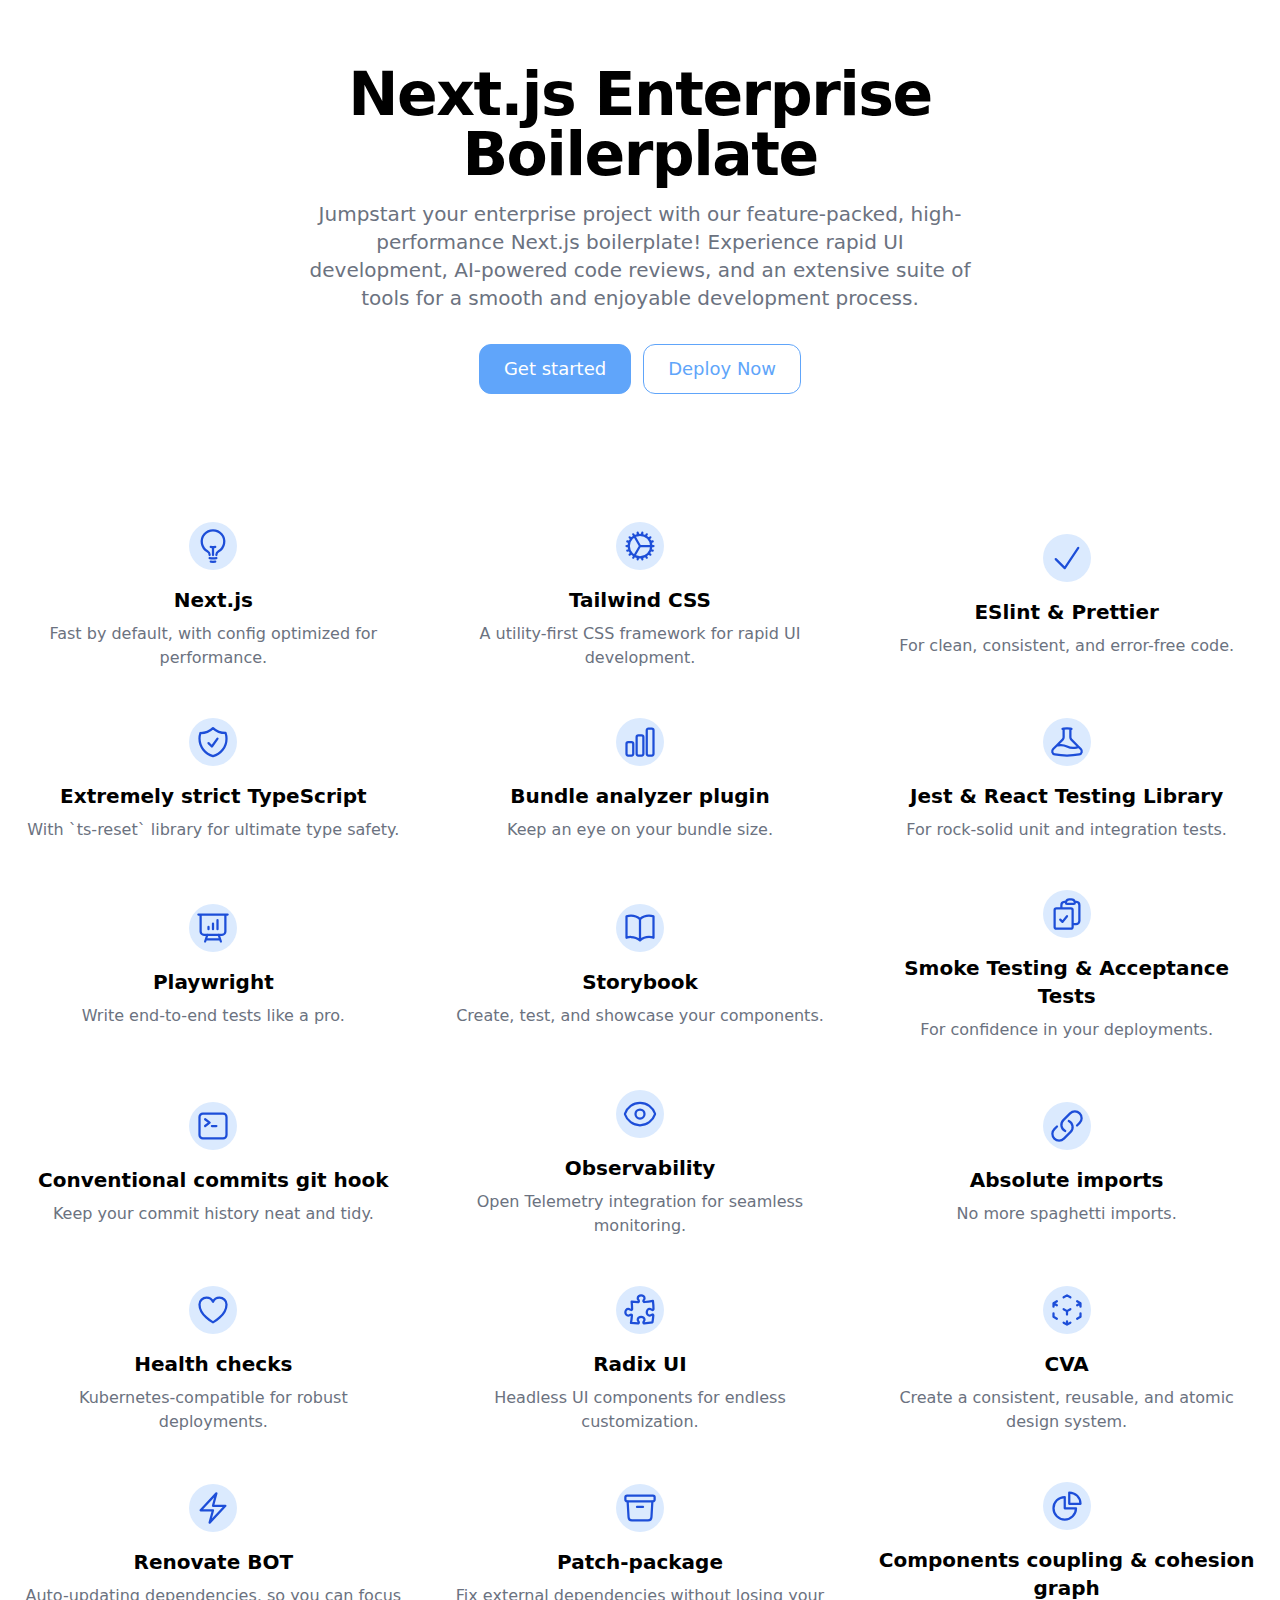
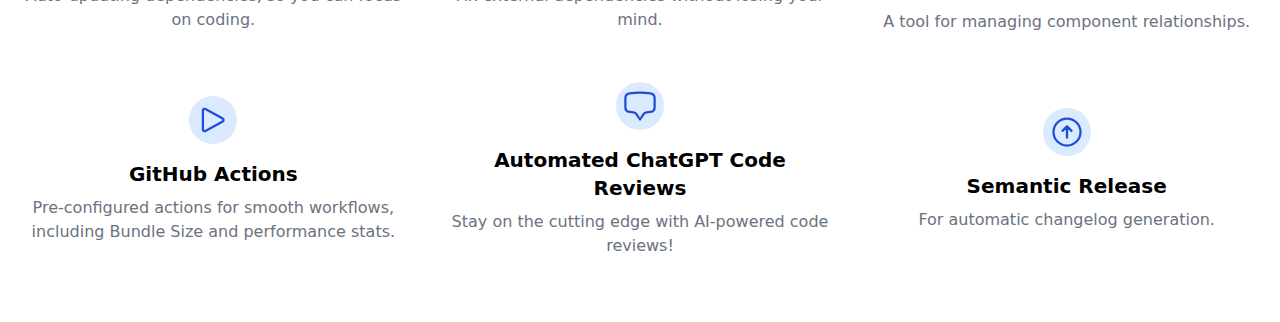
<file: index.html>
<!DOCTYPE html><html lang="en"><head><meta charSet="utf-8"/><meta name="viewport" content="width=device-width, initial-scale=1"/><link rel="stylesheet" href="./_next/static/css/78de2204a8b61865.css" data-precedence="next"/><link rel="preload" as="script" fetchPriority="low" href="./_next/static/chunks/webpack-ee3956fad97a42b1.js"/><script src="./_next/static/chunks/fd9d1056-2821b0f0cabcd8bd.js" async=""></script><script src="./_next/static/chunks/23-9cefcdc0615b541e.js" async=""></script><script src="./_next/static/chunks/main-app-a3913b9ed678d775.js" async=""></script><title>Next.js Enterprise Boilerplate</title><meta property="og:title" content="Next.js Enterprise Boilerplate"/><meta property="og:url" content="https://next-enterprise.vercel.app/"/><meta property="og:image:width" content="1200"/><meta property="og:image:height" content="630"/><meta property="og:image" content="https://raw.githubusercontent.com/Blazity/next-enterprise/main/.github/assets/project-logo.png"/><meta name="twitter:card" content="summary_large_image"/><meta name="twitter:title" content="Next.js Enterprise Boilerplate"/><meta name="twitter:image:width" content="1200"/><meta name="twitter:image:height" content="630"/><meta name="twitter:image" content="https://raw.githubusercontent.com/Blazity/next-enterprise/main/.github/assets/project-logo.png"/><script src="./_next/static/chunks/polyfills-78c92fac7aa8fdd8.js" noModule=""></script></head><body><section class="bg-white dark:bg-gray-900"><div class="mx-auto grid max-w-screen-xl px-4 py-8 text-center lg:py-16"><div class="mx-auto place-self-center"><h1 class="mb-4 max-w-2xl text-4xl font-extrabold leading-none tracking-tight dark:text-white md:text-5xl xl:text-6xl">Next.js Enterprise Boilerplate</h1><p class="mb-6 max-w-2xl font-light text-gray-500 dark:text-gray-400 md:text-lg lg:mb-8 lg:text-xl">Jumpstart your enterprise project with our feature-packed, high-performance Next.js boilerplate! Experience rapid UI development, AI-powered code reviews, and an extensive suite of tools for a smooth and enjoyable development process.</p><a class="justify-center inline-flex items-center rounded-xl text-center border border-blue-400 transition-colors delay-50 bg-blue-400 text-white hover:enabled:bg-blue-700 min-w-32 h-full min-h-12 text-lg py-2.5 px-6 mr-3" href="https://github.com/Blazity/next-enterprise">Get started</a><a class="justify-center inline-flex items-center rounded-xl text-center border border-blue-400 transition-colors delay-50 bg-transparent text-blue-400 hover:enabled:bg-blue-400 hover:enabled:text-white min-w-32 h-full min-h-12 text-lg py-2.5 px-6" href="https://vercel.com/new/git/external?repository-url=https://github.com/Blazity/next-enterprise">Deploy Now</a></div></div></section><section class="bg-white dark:bg-gray-900"><div class="mx-auto max-w-screen-xl px-4 py-8 sm:py-16 lg:px-6"><div class="justify-center space-y-8 md:grid md:grid-cols-2 md:gap-12 md:space-y-0 lg:grid-cols-3"><div class="flex flex-col items-center justify-center text-center"><div class="mb-4 flex h-10 w-10 items-center justify-center rounded-full bg-primary-100 p-1.5 text-blue-700 dark:bg-primary-900 lg:h-12 lg:w-12"><svg xmlns="http://www.w3.org/2000/svg" fill="none" viewBox="0 0 24 24" stroke-width="1.5" stroke="currentColor" class="h-6 w-6"><path stroke-linecap="round" stroke-linejoin="round" d="M12 18v-5.25m0 0a6.01 6.01 0 001.5-.189m-1.5.189a6.01 6.01 0 01-1.5-.189m3.75 7.478a12.06 12.06 0 01-4.5 0m3.75 2.383a14.406 14.406 0 01-3 0M14.25 18v-.192c0-.983.658-1.823 1.508-2.316a7.5 7.5 0 10-7.517 0c.85.493 1.509 1.333 1.509 2.316V18"></path></svg></div><h3 class="mb-2 text-xl font-bold dark:text-white">Next.js</h3><p class="text-gray-500 dark:text-gray-400">Fast by default, with config optimized for performance.</p></div><div class="flex flex-col items-center justify-center text-center"><div class="mb-4 flex h-10 w-10 items-center justify-center rounded-full bg-primary-100 p-1.5 text-blue-700 dark:bg-primary-900 lg:h-12 lg:w-12"><svg xmlns="http://www.w3.org/2000/svg" fill="none" viewBox="0 0 24 24" stroke-width="1.5" stroke="currentColor" class="h-6 w-6"><path stroke-linecap="round" stroke-linejoin="round" d="M4.5 12a7.5 7.5 0 0015 0m-15 0a7.5 7.5 0 1115 0m-15 0H3m16.5 0H21m-1.5 0H12m-8.457 3.077l1.41-.513m14.095-5.13l1.41-.513M5.106 17.785l1.15-.964m11.49-9.642l1.149-.964M7.501 19.795l.75-1.3m7.5-12.99l.75-1.3m-6.063 16.658l.26-1.477m2.605-14.772l.26-1.477m0 17.726l-.26-1.477M10.698 4.614l-.26-1.477M16.5 19.794l-.75-1.299M7.5 4.205L12 12m6.894 5.785l-1.149-.964M6.256 7.178l-1.15-.964m15.352 8.864l-1.41-.513M4.954 9.435l-1.41-.514M12.002 12l-3.75 6.495"></path></svg></div><h3 class="mb-2 text-xl font-bold dark:text-white">Tailwind CSS</h3><p class="text-gray-500 dark:text-gray-400">A utility-first CSS framework for rapid UI development.</p></div><div class="flex flex-col items-center justify-center text-center"><div class="mb-4 flex h-10 w-10 items-center justify-center rounded-full bg-primary-100 p-1.5 text-blue-700 dark:bg-primary-900 lg:h-12 lg:w-12"><svg xmlns="http://www.w3.org/2000/svg" fill="none" viewBox="0 0 24 24" stroke-width="1.5" stroke="currentColor" class="h-6 w-6"><path stroke-linecap="round" stroke-linejoin="round" d="M4.5 12.75l6 6 9-13.5"></path></svg></div><h3 class="mb-2 text-xl font-bold dark:text-white">ESlint &amp; Prettier</h3><p class="text-gray-500 dark:text-gray-400">For clean, consistent, and error-free code.</p></div><div class="flex flex-col items-center justify-center text-center"><div class="mb-4 flex h-10 w-10 items-center justify-center rounded-full bg-primary-100 p-1.5 text-blue-700 dark:bg-primary-900 lg:h-12 lg:w-12"><svg xmlns="http://www.w3.org/2000/svg" fill="none" viewBox="0 0 24 24" stroke-width="1.5" stroke="currentColor" class="h-6 w-6"><path stroke-linecap="round" stroke-linejoin="round" d="M9 12.75L11.25 15 15 9.75m-3-7.036A11.959 11.959 0 013.598 6 11.99 11.99 0 003 9.749c0 5.592 3.824 10.29 9 11.623 5.176-1.332 9-6.03 9-11.622 0-1.31-.21-2.571-.598-3.751h-.152c-3.196 0-6.1-1.248-8.25-3.285z"></path></svg></div><h3 class="mb-2 text-xl font-bold dark:text-white">Extremely strict TypeScript</h3><p class="text-gray-500 dark:text-gray-400">With `ts-reset` library for ultimate type safety.</p></div><div class="flex flex-col items-center justify-center text-center"><div class="mb-4 flex h-10 w-10 items-center justify-center rounded-full bg-primary-100 p-1.5 text-blue-700 dark:bg-primary-900 lg:h-12 lg:w-12"><svg xmlns="http://www.w3.org/2000/svg" fill="none" viewBox="0 0 24 24" stroke-width="1.5" stroke="currentColor" class="h-6 w-6"><path stroke-linecap="round" stroke-linejoin="round" d="M3 13.125C3 12.504 3.504 12 4.125 12h2.25c.621 0 1.125.504 1.125 1.125v6.75C7.5 20.496 6.996 21 6.375 21h-2.25A1.125 1.125 0 013 19.875v-6.75zM9.75 8.625c0-.621.504-1.125 1.125-1.125h2.25c.621 0 1.125.504 1.125 1.125v11.25c0 .621-.504 1.125-1.125 1.125h-2.25a1.125 1.125 0 01-1.125-1.125V8.625zM16.5 4.125c0-.621.504-1.125 1.125-1.125h2.25C20.496 3 21 3.504 21 4.125v15.75c0 .621-.504 1.125-1.125 1.125h-2.25a1.125 1.125 0 01-1.125-1.125V4.125z"></path></svg></div><h3 class="mb-2 text-xl font-bold dark:text-white">Bundle analyzer plugin</h3><p class="text-gray-500 dark:text-gray-400">Keep an eye on your bundle size.</p></div><div class="flex flex-col items-center justify-center text-center"><div class="mb-4 flex h-10 w-10 items-center justify-center rounded-full bg-primary-100 p-1.5 text-blue-700 dark:bg-primary-900 lg:h-12 lg:w-12"><svg xmlns="http://www.w3.org/2000/svg" fill="none" viewBox="0 0 24 24" stroke-width="1.5" stroke="currentColor" class="h-6 w-6"><path stroke-linecap="round" stroke-linejoin="round" d="M9.75 3.104v5.714a2.25 2.25 0 01-.659 1.591L5 14.5M9.75 3.104c-.251.023-.501.05-.75.082m.75-.082a24.301 24.301 0 014.5 0m0 0v5.714c0 .597.237 1.17.659 1.591L19.8 15.3M14.25 3.104c.251.023.501.05.75.082M19.8 15.3l-1.57.393A9.065 9.065 0 0112 15a9.065 9.065 0 00-6.23-.693L5 14.5m14.8.8l1.402 1.402c1.232 1.232.65 3.318-1.067 3.611A48.309 48.309 0 0112 21c-2.773 0-5.491-.235-8.135-.687-1.718-.293-2.3-2.379-1.067-3.61L5 14.5"></path></svg></div><h3 class="mb-2 text-xl font-bold dark:text-white">Jest &amp; React Testing Library</h3><p class="text-gray-500 dark:text-gray-400">For rock-solid unit and integration tests.</p></div><div class="flex flex-col items-center justify-center text-center"><div class="mb-4 flex h-10 w-10 items-center justify-center rounded-full bg-primary-100 p-1.5 text-blue-700 dark:bg-primary-900 lg:h-12 lg:w-12"><svg xmlns="http://www.w3.org/2000/svg" fill="none" viewBox="0 0 24 24" stroke-width="1.5" stroke="currentColor" class="h-6 w-6"><path stroke-linecap="round" stroke-linejoin="round" d="M3.75 3v11.25A2.25 2.25 0 006 16.5h2.25M3.75 3h-1.5m1.5 0h16.5m0 0h1.5m-1.5 0v11.25A2.25 2.25 0 0118 16.5h-2.25m-7.5 0h7.5m-7.5 0l-1 3m8.5-3l1 3m0 0l.5 1.5m-.5-1.5h-9.5m0 0l-.5 1.5M9 11.25v1.5M12 9v3.75m3-6v6"></path></svg></div><h3 class="mb-2 text-xl font-bold dark:text-white">Playwright</h3><p class="text-gray-500 dark:text-gray-400">Write end-to-end tests like a pro.</p></div><div class="flex flex-col items-center justify-center text-center"><div class="mb-4 flex h-10 w-10 items-center justify-center rounded-full bg-primary-100 p-1.5 text-blue-700 dark:bg-primary-900 lg:h-12 lg:w-12"><svg xmlns="http://www.w3.org/2000/svg" fill="none" viewBox="0 0 24 24" stroke-width="1.5" stroke="currentColor" class="h-6 w-6"><path stroke-linecap="round" stroke-linejoin="round" d="M12 6.042A8.967 8.967 0 006 3.75c-1.052 0-2.062.18-3 .512v14.25A8.987 8.987 0 016 18c2.305 0 4.408.867 6 2.292m0-14.25a8.966 8.966 0 016-2.292c1.052 0 2.062.18 3 .512v14.25A8.987 8.987 0 0018 18a8.967 8.967 0 00-6 2.292m0-14.25v14.25"></path></svg></div><h3 class="mb-2 text-xl font-bold dark:text-white">Storybook</h3><p class="text-gray-500 dark:text-gray-400">Create, test, and showcase your components.</p></div><div class="flex flex-col items-center justify-center text-center"><div class="mb-4 flex h-10 w-10 items-center justify-center rounded-full bg-primary-100 p-1.5 text-blue-700 dark:bg-primary-900 lg:h-12 lg:w-12"><svg xmlns="http://www.w3.org/2000/svg" fill="none" viewBox="0 0 24 24" stroke-width="1.5" stroke="currentColor" class="h-6 w-6"><path stroke-linecap="round" stroke-linejoin="round" d="M11.35 3.836c-.065.21-.1.433-.1.664 0 .414.336.75.75.75h4.5a.75.75 0 00.75-.75 2.25 2.25 0 00-.1-.664m-5.8 0A2.251 2.251 0 0113.5 2.25H15c1.012 0 1.867.668 2.15 1.586m-5.8 0c-.376.023-.75.05-1.124.08C9.095 4.01 8.25 4.973 8.25 6.108V8.25m8.9-4.414c.376.023.75.05 1.124.08 1.131.094 1.976 1.057 1.976 2.192V16.5A2.25 2.25 0 0118 18.75h-2.25m-7.5-10.5H4.875c-.621 0-1.125.504-1.125 1.125v11.25c0 .621.504 1.125 1.125 1.125h9.75c.621 0 1.125-.504 1.125-1.125V18.75m-7.5-10.5h6.375c.621 0 1.125.504 1.125 1.125v9.375m-8.25-3l1.5 1.5 3-3.75"></path></svg></div><h3 class="mb-2 text-xl font-bold dark:text-white">Smoke Testing &amp; Acceptance Tests</h3><p class="text-gray-500 dark:text-gray-400">For confidence in your deployments.</p></div><div class="flex flex-col items-center justify-center text-center"><div class="mb-4 flex h-10 w-10 items-center justify-center rounded-full bg-primary-100 p-1.5 text-blue-700 dark:bg-primary-900 lg:h-12 lg:w-12"><svg xmlns="http://www.w3.org/2000/svg" fill="none" viewBox="0 0 24 24" stroke-width="1.5" stroke="currentColor" class="h-6 w-6"><path stroke-linecap="round" stroke-linejoin="round" d="M6.75 7.5l3 2.25-3 2.25m4.5 0h3m-9 8.25h13.5A2.25 2.25 0 0021 18V6a2.25 2.25 0 00-2.25-2.25H5.25A2.25 2.25 0 003 6v12a2.25 2.25 0 002.25 2.25z"></path></svg></div><h3 class="mb-2 text-xl font-bold dark:text-white">Conventional commits git hook</h3><p class="text-gray-500 dark:text-gray-400">Keep your commit history neat and tidy.</p></div><div class="flex flex-col items-center justify-center text-center"><div class="mb-4 flex h-10 w-10 items-center justify-center rounded-full bg-primary-100 p-1.5 text-blue-700 dark:bg-primary-900 lg:h-12 lg:w-12"><svg xmlns="http://www.w3.org/2000/svg" fill="none" viewBox="0 0 24 24" stroke-width="1.5" stroke="currentColor" class="h-6 w-6"><path stroke-linecap="round" stroke-linejoin="round" d="M2.036 12.322a1.012 1.012 0 010-.639C3.423 7.51 7.36 4.5 12 4.5c4.638 0 8.573 3.007 9.963 7.178.07.207.07.431 0 .639C20.577 16.49 16.64 19.5 12 19.5c-4.638 0-8.573-3.007-9.963-7.178z"></path><path stroke-linecap="round" stroke-linejoin="round" d="M15 12a3 3 0 11-6 0 3 3 0 016 0z"></path></svg></div><h3 class="mb-2 text-xl font-bold dark:text-white">Observability</h3><p class="text-gray-500 dark:text-gray-400">Open Telemetry integration for seamless monitoring.</p></div><div class="flex flex-col items-center justify-center text-center"><div class="mb-4 flex h-10 w-10 items-center justify-center rounded-full bg-primary-100 p-1.5 text-blue-700 dark:bg-primary-900 lg:h-12 lg:w-12"><svg xmlns="http://www.w3.org/2000/svg" fill="none" viewBox="0 0 24 24" stroke-width="1.5" stroke="currentColor" class="h-6 w-6"><path stroke-linecap="round" stroke-linejoin="round" d="M13.19 8.688a4.5 4.5 0 011.242 7.244l-4.5 4.5a4.5 4.5 0 01-6.364-6.364l1.757-1.757m13.35-.622l1.757-1.757a4.5 4.5 0 00-6.364-6.364l-4.5 4.5a4.5 4.5 0 001.242 7.244"></path></svg></div><h3 class="mb-2 text-xl font-bold dark:text-white">Absolute imports</h3><p class="text-gray-500 dark:text-gray-400">No more spaghetti imports.</p></div><div class="flex flex-col items-center justify-center text-center"><div class="mb-4 flex h-10 w-10 items-center justify-center rounded-full bg-primary-100 p-1.5 text-blue-700 dark:bg-primary-900 lg:h-12 lg:w-12"><svg xmlns="http://www.w3.org/2000/svg" fill="none" viewBox="0 0 24 24" stroke-width="1.5" stroke="currentColor" class="h-6 w-6"><path stroke-linecap="round" stroke-linejoin="round" d="M21 8.25c0-2.485-2.099-4.5-4.688-4.5-1.935 0-3.597 1.126-4.312 2.733-.715-1.607-2.377-2.733-4.313-2.733C5.1 3.75 3 5.765 3 8.25c0 7.22 9 12 9 12s9-4.78 9-12z"></path></svg></div><h3 class="mb-2 text-xl font-bold dark:text-white">Health checks</h3><p class="text-gray-500 dark:text-gray-400">Kubernetes-compatible for robust deployments.</p></div><div class="flex flex-col items-center justify-center text-center"><div class="mb-4 flex h-10 w-10 items-center justify-center rounded-full bg-primary-100 p-1.5 text-blue-700 dark:bg-primary-900 lg:h-12 lg:w-12"><svg xmlns="http://www.w3.org/2000/svg" fill="none" viewBox="0 0 24 24" stroke-width="1.5" stroke="currentColor" class="h-6 w-6"><path stroke-linecap="round" stroke-linejoin="round" d="M14.25 6.087c0-.355.186-.676.401-.959.221-.29.349-.634.349-1.003 0-1.036-1.007-1.875-2.25-1.875s-2.25.84-2.25 1.875c0 .369.128.713.349 1.003.215.283.401.604.401.959v0a.64.64 0 01-.657.643 48.39 48.39 0 01-4.163-.3c.186 1.613.293 3.25.315 4.907a.656.656 0 01-.658.663v0c-.355 0-.676-.186-.959-.401a1.647 1.647 0 00-1.003-.349c-1.036 0-1.875 1.007-1.875 2.25s.84 2.25 1.875 2.25c.369 0 .713-.128 1.003-.349.283-.215.604-.401.959-.401v0c.31 0 .555.26.532.57a48.039 48.039 0 01-.642 5.056c1.518.19 3.058.309 4.616.354a.64.64 0 00.657-.643v0c0-.355-.186-.676-.401-.959a1.647 1.647 0 01-.349-1.003c0-1.035 1.008-1.875 2.25-1.875 1.243 0 2.25.84 2.25 1.875 0 .369-.128.713-.349 1.003-.215.283-.4.604-.4.959v0c0 .333.277.599.61.58a48.1 48.1 0 005.427-.63 48.05 48.05 0 00.582-4.717.532.532 0 00-.533-.57v0c-.355 0-.676.186-.959.401-.29.221-.634.349-1.003.349-1.035 0-1.875-1.007-1.875-2.25s.84-2.25 1.875-2.25c.37 0 .713.128 1.003.349.283.215.604.401.96.401v0a.656.656 0 00.658-.663 48.422 48.422 0 00-.37-5.36c-1.886.342-3.81.574-5.766.689a.578.578 0 01-.61-.58v0z"></path></svg></div><h3 class="mb-2 text-xl font-bold dark:text-white">Radix UI</h3><p class="text-gray-500 dark:text-gray-400">Headless UI components for endless customization.</p></div><div class="flex flex-col items-center justify-center text-center"><div class="mb-4 flex h-10 w-10 items-center justify-center rounded-full bg-primary-100 p-1.5 text-blue-700 dark:bg-primary-900 lg:h-12 lg:w-12"><svg xmlns="http://www.w3.org/2000/svg" fill="none" viewBox="0 0 24 24" stroke-width="1.5" stroke="currentColor" class="h-6 w-6"><path stroke-linecap="round" stroke-linejoin="round" d="M21 7.5l-2.25-1.313M21 7.5v2.25m0-2.25l-2.25 1.313M3 7.5l2.25-1.313M3 7.5l2.25 1.313M3 7.5v2.25m9 3l2.25-1.313M12 12.75l-2.25-1.313M12 12.75V15m0 6.75l2.25-1.313M12 21.75V19.5m0 2.25l-2.25-1.313m0-16.875L12 2.25l2.25 1.313M21 14.25v2.25l-2.25 1.313m-13.5 0L3 16.5v-2.25"></path></svg></div><h3 class="mb-2 text-xl font-bold dark:text-white">CVA</h3><p class="text-gray-500 dark:text-gray-400">Create a consistent, reusable, and atomic design system.</p></div><div class="flex flex-col items-center justify-center text-center"><div class="mb-4 flex h-10 w-10 items-center justify-center rounded-full bg-primary-100 p-1.5 text-blue-700 dark:bg-primary-900 lg:h-12 lg:w-12"><svg xmlns="http://www.w3.org/2000/svg" fill="none" viewBox="0 0 24 24" stroke-width="1.5" stroke="currentColor" class="h-6 w-6"><path stroke-linecap="round" stroke-linejoin="round" d="M3.75 13.5l10.5-11.25L12 10.5h8.25L9.75 21.75 12 13.5H3.75z"></path></svg></div><h3 class="mb-2 text-xl font-bold dark:text-white">Renovate BOT</h3><p class="text-gray-500 dark:text-gray-400">Auto-updating dependencies, so you can focus on coding.</p></div><div class="flex flex-col items-center justify-center text-center"><div class="mb-4 flex h-10 w-10 items-center justify-center rounded-full bg-primary-100 p-1.5 text-blue-700 dark:bg-primary-900 lg:h-12 lg:w-12"><svg xmlns="http://www.w3.org/2000/svg" fill="none" viewBox="0 0 24 24" stroke-width="1.5" stroke="currentColor" class="h-6 w-6"><path stroke-linecap="round" stroke-linejoin="round" d="M20.25 7.5l-.625 10.632a2.25 2.25 0 01-2.247 2.118H6.622a2.25 2.25 0 01-2.247-2.118L3.75 7.5M10 11.25h4M3.375 7.5h17.25c.621 0 1.125-.504 1.125-1.125v-1.5c0-.621-.504-1.125-1.125-1.125H3.375c-.621 0-1.125.504-1.125 1.125v1.5c0 .621.504 1.125 1.125 1.125z"></path></svg></div><h3 class="mb-2 text-xl font-bold dark:text-white">Patch-package</h3><p class="text-gray-500 dark:text-gray-400">Fix external dependencies without losing your mind.</p></div><div class="flex flex-col items-center justify-center text-center"><div class="mb-4 flex h-10 w-10 items-center justify-center rounded-full bg-primary-100 p-1.5 text-blue-700 dark:bg-primary-900 lg:h-12 lg:w-12"><svg xmlns="http://www.w3.org/2000/svg" fill="none" viewBox="0 0 24 24" stroke-width="1.5" stroke="currentColor" class="h-6 w-6"><path stroke-linecap="round" stroke-linejoin="round" d="M10.5 6a7.5 7.5 0 107.5 7.5h-7.5V6z"></path><path stroke-linecap="round" stroke-linejoin="round" d="M13.5 10.5H21A7.5 7.5 0 0013.5 3v7.5z"></path></svg></div><h3 class="mb-2 text-xl font-bold dark:text-white">Components coupling &amp; cohesion graph</h3><p class="text-gray-500 dark:text-gray-400">A tool for managing component relationships.</p></div><div class="flex flex-col items-center justify-center text-center"><div class="mb-4 flex h-10 w-10 items-center justify-center rounded-full bg-primary-100 p-1.5 text-blue-700 dark:bg-primary-900 lg:h-12 lg:w-12"><svg xmlns="http://www.w3.org/2000/svg" fill="none" viewBox="0 0 24 24" stroke-width="1.5" stroke="currentColor" class="h-6 w-6"><path stroke-linecap="round" stroke-linejoin="round" d="M5.25 5.653c0-.856.917-1.398 1.667-.986l11.54 6.348a1.125 1.125 0 010 1.971l-11.54 6.347a1.125 1.125 0 01-1.667-.985V5.653z"></path></svg></div><h3 class="mb-2 text-xl font-bold dark:text-white">GitHub Actions</h3><p class="text-gray-500 dark:text-gray-400">Pre-configured actions for smooth workflows, including Bundle Size and performance stats.</p></div><div class="flex flex-col items-center justify-center text-center"><div class="mb-4 flex h-10 w-10 items-center justify-center rounded-full bg-primary-100 p-1.5 text-blue-700 dark:bg-primary-900 lg:h-12 lg:w-12"><svg xmlns="http://www.w3.org/2000/svg" fill="none" viewBox="0 0 24 24" stroke-width="1.5" stroke="currentColor" class="h-6 w-6"><path stroke-linecap="round" stroke-linejoin="round" d="M2.25 12.76c0 1.6 1.123 2.994 2.707 3.227 1.068.157 2.148.279 3.238.364.466.037.893.281 1.153.671L12 21l2.652-3.978c.26-.39.687-.634 1.153-.67 1.09-.086 2.17-.208 3.238-.365 1.584-.233 2.707-1.626 2.707-3.228V6.741c0-1.602-1.123-2.995-2.707-3.228A48.394 48.394 0 0012 3c-2.392 0-4.744.175-7.043.513C3.373 3.746 2.25 5.14 2.25 6.741v6.018z"></path></svg></div><h3 class="mb-2 text-xl font-bold dark:text-white">Automated ChatGPT Code Reviews</h3><p class="text-gray-500 dark:text-gray-400">Stay on the cutting edge with AI-powered code reviews!</p></div><div class="flex flex-col items-center justify-center text-center"><div class="mb-4 flex h-10 w-10 items-center justify-center rounded-full bg-primary-100 p-1.5 text-blue-700 dark:bg-primary-900 lg:h-12 lg:w-12"><svg xmlns="http://www.w3.org/2000/svg" fill="none" viewBox="0 0 24 24" stroke-width="1.5" stroke="currentColor" class="h-6 w-6"><path stroke-linecap="round" stroke-linejoin="round" d="M15 11.25l-3-3m0 0l-3 3m3-3v7.5M21 12a9 9 0 11-18 0 9 9 0 0118 0z"></path></svg></div><h3 class="mb-2 text-xl font-bold dark:text-white">Semantic Release</h3><p class="text-gray-500 dark:text-gray-400">For automatic changelog generation.</p></div></div></div></section><script src="./_next/static/chunks/webpack-ee3956fad97a42b1.js" async=""></script><script>(self.__next_f=self.__next_f||[]).push([0]);self.__next_f.push([2,null])</script><script>self.__next_f.push([1,"1:HL[\"./_next/static/css/78de2204a8b61865.css\",\"style\"]\n"])</script><script>self.__next_f.push([1,"2:I[5751,[],\"\"]\n5:I[9275,[],\"\"]\n6:I[1343,[],\"\"]\n8:I[6130,[],\"\"]\n4:T421,M14.25 6.087c0-.355.186-.676.401-.959.221-.29.349-.634.349-1.003 0-1.036-1.007-1.875-2.25-1.875s-2.25.84-2.25 1.875c0 .369.128.713.349 1.003.215.283.401.604.401.959v0a.64.64 0 01-.657.643 48.39 48.39 0 01-4.163-.3c.186 1.613.293 3.25.315 4.907a.656.656 0 01-.658.663v0c-.355 0-.676-.186-.959-.401a1.647 1.647 0 00-1.003-.349c-1.036 0-1.875 1.007-1.875 2.25s.84 2.25 1.875 2.25c.369 0 .713-.128 1.003-.349.283-.215.604-.401.959-.401v0c.31 0 .555.26.532.57a48.039 48.039 0 01-.642 5.056c1.518.19 3.058.309 4.616.354a.64.64 0 00.657-.643v0c0-.355-.186-.676-.401-.959a1.647 1.647 0 01-.349-1.003c0-1.035 1.008-1.875 2.25-1.875 1.243 0 2.25.84 2.25 1.875 0 .369-.128.713-.349 1.003-.215.283-.4.604-.4.959v0c0 .333.277.599.61.58a48.1 48.1 0 005.427-.63 48.05 48.05 0 00.582-4.717.532.532 0 00-.533-.57v0c-.355 0-.676.186-.959.401-.29.221-.634.349-1.003.349-1.035 0-1.875-1.007-1.875-2.25s.84-2.25 1.875-2.25c.37 0 .713.128 1.003.349.283.215.604.401.96.401v0a.656.656 0 00.658-.663 48.422 48.422 0 00-.37-5.36c-1.886.342-3.81.574-5.766.689a.578.578 0 01-.61-.58v0z9:[]\n"])</script><script>self.__next_f.push([1,"0:[[[\"$\",\"link\",\"0\",{\"rel\":\"stylesheet\",\"href\":\"./_next/static/css/78de2204a8b61865.css\",\"precedence\":\"next\",\"crossOrigin\":\"$undefined\"}]],[\"$\",\"$L2\",null,{\"buildId\":\"yEuU40N_8QhFJjNeWVAVu\",\"assetPrefix\":\".\",\"initialCanonicalUrl\":\"/\",\"initialTree\":[\"\",{\"children\":[\"__PAGE__\",{}]},\"$undefined\",\"$undefined\",true],\"initialSeedData\":[\"\",{\"children\":[\"__PAGE__\",{},[[\"$L3\",[[\"$\",\"section\",null,{\"className\":\"bg-white dark:bg-gray-900\",\"children\":[\"$\",\"div\",null,{\"className\":\"mx-auto grid max-w-screen-xl px-4 py-8 text-center lg:py-16\",\"children\":[\"$\",\"div\",null,{\"className\":\"mx-auto place-self-center\",\"children\":[[\"$\",\"h1\",null,{\"className\":\"mb-4 max-w-2xl text-4xl font-extrabold leading-none tracking-tight dark:text-white md:text-5xl xl:text-6xl\",\"children\":\"Next.js Enterprise Boilerplate\"}],[\"$\",\"p\",null,{\"className\":\"mb-6 max-w-2xl font-light text-gray-500 dark:text-gray-400 md:text-lg lg:mb-8 lg:text-xl\",\"children\":\"Jumpstart your enterprise project with our feature-packed, high-performance Next.js boilerplate! Experience rapid UI development, AI-powered code reviews, and an extensive suite of tools for a smooth and enjoyable development process.\"}],[\"$\",\"a\",null,{\"className\":\"justify-center inline-flex items-center rounded-xl text-center border border-blue-400 transition-colors delay-50 bg-blue-400 text-white hover:enabled:bg-blue-700 min-w-32 h-full min-h-12 text-lg py-2.5 px-6 mr-3\",\"href\":\"https://github.com/Blazity/next-enterprise\",\"children\":\"Get started\"}],[\"$\",\"a\",null,{\"className\":\"justify-center inline-flex items-center rounded-xl text-center border border-blue-400 transition-colors delay-50 bg-transparent text-blue-400 hover:enabled:bg-blue-400 hover:enabled:text-white min-w-32 h-full min-h-12 text-lg py-2.5 px-6\",\"href\":\"https://vercel.com/new/git/external?repository-url=https://github.com/Blazity/next-enterprise\",\"children\":\"Deploy Now\"}]]}]}]}],[\"$\",\"section\",null,{\"className\":\"bg-white dark:bg-gray-900\",\"children\":[\"$\",\"div\",null,{\"className\":\"mx-auto max-w-screen-xl px-4 py-8 sm:py-16 lg:px-6\",\"children\":[\"$\",\"div\",null,{\"className\":\"justify-center space-y-8 md:grid md:grid-cols-2 md:gap-12 md:space-y-0 lg:grid-cols-3\",\"children\":[[\"$\",\"div\",\"Next.js\",{\"className\":\"flex flex-col items-center justify-center text-center\",\"children\":[[\"$\",\"div\",null,{\"className\":\"mb-4 flex h-10 w-10 items-center justify-center rounded-full bg-primary-100 p-1.5 text-blue-700 dark:bg-primary-900 lg:h-12 lg:w-12\",\"children\":[\"$\",\"svg\",null,{\"xmlns\":\"http://www.w3.org/2000/svg\",\"fill\":\"none\",\"viewBox\":\"0 0 24 24\",\"strokeWidth\":1.5,\"stroke\":\"currentColor\",\"className\":\"h-6 w-6\",\"children\":[\"$\",\"path\",null,{\"strokeLinecap\":\"round\",\"strokeLinejoin\":\"round\",\"d\":\"M12 18v-5.25m0 0a6.01 6.01 0 001.5-.189m-1.5.189a6.01 6.01 0 01-1.5-.189m3.75 7.478a12.06 12.06 0 01-4.5 0m3.75 2.383a14.406 14.406 0 01-3 0M14.25 18v-.192c0-.983.658-1.823 1.508-2.316a7.5 7.5 0 10-7.517 0c.85.493 1.509 1.333 1.509 2.316V18\"}]}]}],[\"$\",\"h3\",null,{\"className\":\"mb-2 text-xl font-bold dark:text-white\",\"children\":\"Next.js\"}],[\"$\",\"p\",null,{\"className\":\"text-gray-500 dark:text-gray-400\",\"children\":\"Fast by default, with config optimized for performance.\"}]]}],[\"$\",\"div\",\"Tailwind CSS\",{\"className\":\"flex flex-col items-center justify-center text-center\",\"children\":[[\"$\",\"div\",null,{\"className\":\"mb-4 flex h-10 w-10 items-center justify-center rounded-full bg-primary-100 p-1.5 text-blue-700 dark:bg-primary-900 lg:h-12 lg:w-12\",\"children\":[\"$\",\"svg\",null,{\"xmlns\":\"http://www.w3.org/2000/svg\",\"fill\":\"none\",\"viewBox\":\"0 0 24 24\",\"strokeWidth\":1.5,\"stroke\":\"currentColor\",\"className\":\"h-6 w-6\",\"children\":[\"$\",\"path\",null,{\"strokeLinecap\":\"round\",\"strokeLinejoin\":\"round\",\"d\":\"M4.5 12a7.5 7.5 0 0015 0m-15 0a7.5 7.5 0 1115 0m-15 0H3m16.5 0H21m-1.5 0H12m-8.457 3.077l1.41-.513m14.095-5.13l1.41-.513M5.106 17.785l1.15-.964m11.49-9.642l1.149-.964M7.501 19.795l.75-1.3m7.5-12.99l.75-1.3m-6.063 16.658l.26-1.477m2.605-14.772l.26-1.477m0 17.726l-.26-1.477M10.698 4.614l-.26-1.477M16.5 19.794l-.75-1.299M7.5 4.205L12 12m6.894 5.785l-1.149-.964M6.256 7.178l-1.15-.964m15.352 8.864l-1.41-.513M4.954 9.435l-1.41-.514M12.002 12l-3.75 6.495\"}]}]}],[\"$\",\"h3\",null,{\"className\":\"mb-2 text-xl font-bold dark:text-white\",\"children\":\"Tailwind CSS\"}],[\"$\",\"p\",null,{\"className\":\"text-gray-500 dark:text-gray-400\",\"children\":\"A utility-first CSS framework for rapid UI development.\"}]]}],[\"$\",\"div\",\"ESlint \u0026 Prettier\",{\"className\":\"flex flex-col items-center justify-center text-center\",\"children\":[[\"$\",\"div\",null,{\"className\":\"mb-4 flex h-10 w-10 items-center justify-center rounded-full bg-primary-100 p-1.5 text-blue-700 dark:bg-primary-900 lg:h-12 lg:w-12\",\"children\":[\"$\",\"svg\",null,{\"xmlns\":\"http://www.w3.org/2000/svg\",\"fill\":\"none\",\"viewBox\":\"0 0 24 24\",\"strokeWidth\":1.5,\"stroke\":\"currentColor\",\"className\":\"h-6 w-6\",\"children\":[\"$\",\"path\",null,{\"strokeLinecap\":\"round\",\"strokeLinejoin\":\"round\",\"d\":\"M4.5 12.75l6 6 9-13.5\"}]}]}],[\"$\",\"h3\",null,{\"className\":\"mb-2 text-xl font-bold dark:text-white\",\"children\":\"ESlint \u0026 Prettier\"}],[\"$\",\"p\",null,{\"className\":\"text-gray-500 dark:text-gray-400\",\"children\":\"For clean, consistent, and error-free code.\"}]]}],[\"$\",\"div\",\"Extremely strict TypeScript\",{\"className\":\"flex flex-col items-center justify-center text-center\",\"children\":[[\"$\",\"div\",null,{\"className\":\"mb-4 flex h-10 w-10 items-center justify-center rounded-full bg-primary-100 p-1.5 text-blue-700 dark:bg-primary-900 lg:h-12 lg:w-12\",\"children\":[\"$\",\"svg\",null,{\"xmlns\":\"http://www.w3.org/2000/svg\",\"fill\":\"none\",\"viewBox\":\"0 0 24 24\",\"strokeWidth\":1.5,\"stroke\":\"currentColor\",\"className\":\"h-6 w-6\",\"children\":[\"$\",\"path\",null,{\"strokeLinecap\":\"round\",\"strokeLinejoin\":\"round\",\"d\":\"M9 12.75L11.25 15 15 9.75m-3-7.036A11.959 11.959 0 013.598 6 11.99 11.99 0 003 9.749c0 5.592 3.824 10.29 9 11.623 5.176-1.332 9-6.03 9-11.622 0-1.31-.21-2.571-.598-3.751h-.152c-3.196 0-6.1-1.248-8.25-3.285z\"}]}]}],[\"$\",\"h3\",null,{\"className\":\"mb-2 text-xl font-bold dark:text-white\",\"children\":\"Extremely strict TypeScript\"}],[\"$\",\"p\",null,{\"className\":\"text-gray-500 dark:text-gray-400\",\"children\":\"With `ts-reset` library for ultimate type safety.\"}]]}],[\"$\",\"div\",\"Bundle analyzer plugin\",{\"className\":\"flex flex-col items-center justify-center text-center\",\"children\":[[\"$\",\"div\",null,{\"className\":\"mb-4 flex h-10 w-10 items-center justify-center rounded-full bg-primary-100 p-1.5 text-blue-700 dark:bg-primary-900 lg:h-12 lg:w-12\",\"children\":[\"$\",\"svg\",null,{\"xmlns\":\"http://www.w3.org/2000/svg\",\"fill\":\"none\",\"viewBox\":\"0 0 24 24\",\"strokeWidth\":1.5,\"stroke\":\"currentColor\",\"className\":\"h-6 w-6\",\"children\":[\"$\",\"path\",null,{\"strokeLinecap\":\"round\",\"strokeLinejoin\":\"round\",\"d\":\"M3 13.125C3 12.504 3.504 12 4.125 12h2.25c.621 0 1.125.504 1.125 1.125v6.75C7.5 20.496 6.996 21 6.375 21h-2.25A1.125 1.125 0 013 19.875v-6.75zM9.75 8.625c0-.621.504-1.125 1.125-1.125h2.25c.621 0 1.125.504 1.125 1.125v11.25c0 .621-.504 1.125-1.125 1.125h-2.25a1.125 1.125 0 01-1.125-1.125V8.625zM16.5 4.125c0-.621.504-1.125 1.125-1.125h2.25C20.496 3 21 3.504 21 4.125v15.75c0 .621-.504 1.125-1.125 1.125h-2.25a1.125 1.125 0 01-1.125-1.125V4.125z\"}]}]}],[\"$\",\"h3\",null,{\"className\":\"mb-2 text-xl font-bold dark:text-white\",\"children\":\"Bundle analyzer plugin\"}],[\"$\",\"p\",null,{\"className\":\"text-gray-500 dark:text-gray-400\",\"children\":\"Keep an eye on your bundle size.\"}]]}],[\"$\",\"div\",\"Jest \u0026 React Testing Library\",{\"className\":\"flex flex-col items-center justify-center text-center\",\"children\":[[\"$\",\"div\",null,{\"className\":\"mb-4 flex h-10 w-10 items-center justify-center rounded-full bg-primary-100 p-1.5 text-blue-700 dark:bg-primary-900 lg:h-12 lg:w-12\",\"children\":[\"$\",\"svg\",null,{\"xmlns\":\"http://www.w3.org/2000/svg\",\"fill\":\"none\",\"viewBox\":\"0 0 24 24\",\"strokeWidth\":1.5,\"stroke\":\"currentColor\",\"className\":\"h-6 w-6\",\"children\":[\"$\",\"path\",null,{\"strokeLinecap\":\"round\",\"strokeLinejoin\":\"round\",\"d\":\"M9.75 3.104v5.714a2.25 2.25 0 01-.659 1.591L5 14.5M9.75 3.104c-.251.023-.501.05-.75.082m.75-.082a24.301 24.301 0 014.5 0m0 0v5.714c0 .597.237 1.17.659 1.591L19.8 15.3M14.25 3.104c.251.023.501.05.75.082M19.8 15.3l-1.57.393A9.065 9.065 0 0112 15a9.065 9.065 0 00-6.23-.693L5 14.5m14.8.8l1.402 1.402c1.232 1.232.65 3.318-1.067 3.611A48.309 48.309 0 0112 21c-2.773 0-5.491-.235-8.135-.687-1.718-.293-2.3-2.379-1.067-3.61L5 14.5\"}]}]}],[\"$\",\"h3\",null,{\"className\":\"mb-2 text-xl font-bold dark:text-white\",\"children\":\"Jest \u0026 React Testing Library\"}],[\"$\",\"p\",null,{\"className\":\"text-gray-500 dark:text-gray-400\",\"children\":\"For rock-solid unit and integration tests.\"}]]}],[\"$\",\"div\",\"Playwright\",{\"className\":\"flex flex-col items-center justify-center text-center\",\"children\":[[\"$\",\"div\",null,{\"className\":\"mb-4 flex h-10 w-10 items-center justify-center rounded-full bg-primary-100 p-1.5 text-blue-700 dark:bg-primary-900 lg:h-12 lg:w-12\",\"children\":[\"$\",\"svg\",null,{\"xmlns\":\"http://www.w3.org/2000/svg\",\"fill\":\"none\",\"viewBox\":\"0 0 24 24\",\"strokeWidth\":1.5,\"stroke\":\"currentColor\",\"className\":\"h-6 w-6\",\"children\":[\"$\",\"path\",null,{\"strokeLinecap\":\"round\",\"strokeLinejoin\":\"round\",\"d\":\"M3.75 3v11.25A2.25 2.25 0 006 16.5h2.25M3.75 3h-1.5m1.5 0h16.5m0 0h1.5m-1.5 0v11.25A2.25 2.25 0 0118 16.5h-2.25m-7.5 0h7.5m-7.5 0l-1 3m8.5-3l1 3m0 0l.5 1.5m-.5-1.5h-9.5m0 0l-.5 1.5M9 11.25v1.5M12 9v3.75m3-6v6\"}]}]}],[\"$\",\"h3\",null,{\"className\":\"mb-2 text-xl font-bold dark:text-white\",\"children\":\"Playwright\"}],[\"$\",\"p\",null,{\"className\":\"text-gray-500 dark:text-gray-400\",\"children\":\"Write end-to-end tests like a pro.\"}]]}],[\"$\",\"div\",\"Storybook\",{\"className\":\"flex flex-col items-center justify-center text-center\",\"children\":[[\"$\",\"div\",null,{\"className\":\"mb-4 flex h-10 w-10 items-center justify-center rounded-full bg-primary-100 p-1.5 text-blue-700 dark:bg-primary-900 lg:h-12 lg:w-12\",\"children\":[\"$\",\"svg\",null,{\"xmlns\":\"http://www.w3.org/2000/svg\",\"fill\":\"none\",\"viewBox\":\"0 0 24 24\",\"strokeWidth\":1.5,\"stroke\":\"currentColor\",\"className\":\"h-6 w-6\",\"children\":[\"$\",\"path\",null,{\"strokeLinecap\":\"round\",\"strokeLinejoin\":\"round\",\"d\":\"M12 6.042A8.967 8.967 0 006 3.75c-1.052 0-2.062.18-3 .512v14.25A8.987 8.987 0 016 18c2.305 0 4.408.867 6 2.292m0-14.25a8.966 8.966 0 016-2.292c1.052 0 2.062.18 3 .512v14.25A8.987 8.987 0 0018 18a8.967 8.967 0 00-6 2.292m0-14.25v14.25\"}]}]}],[\"$\",\"h3\",null,{\"className\":\"mb-2 text-xl font-bold dark:text-white\",\"children\":\"Storybook\"}],[\"$\",\"p\",null,{\"className\":\"text-gray-500 dark:text-gray-400\",\"children\":\"Create, test, and showcase your components.\"}]]}],[\"$\",\"div\",\"Smoke Testing \u0026 Acceptance Tests\",{\"className\":\"flex flex-col items-center justify-center text-center\",\"children\":[[\"$\",\"div\",null,{\"className\":\"mb-4 flex h-10 w-10 items-center justify-center rounded-full bg-primary-100 p-1.5 text-blue-700 dark:bg-primary-900 lg:h-12 lg:w-12\",\"children\":[\"$\",\"svg\",null,{\"xmlns\":\"http://www.w3.org/2000/svg\",\"fill\":\"none\",\"viewBox\":\"0 0 24 24\",\"strokeWidth\":1.5,\"stroke\":\"currentColor\",\"className\":\"h-6 w-6\",\"children\":[\"$\",\"path\",null,{\"strokeLinecap\":\"round\",\"strokeLinejoin\":\"round\",\"d\":\"M11.35 3.836c-.065.21-.1.433-.1.664 0 .414.336.75.75.75h4.5a.75.75 0 00.75-.75 2.25 2.25 0 00-.1-.664m-5.8 0A2.251 2.251 0 0113.5 2.25H15c1.012 0 1.867.668 2.15 1.586m-5.8 0c-.376.023-.75.05-1.124.08C9.095 4.01 8.25 4.973 8.25 6.108V8.25m8.9-4.414c.376.023.75.05 1.124.08 1.131.094 1.976 1.057 1.976 2.192V16.5A2.25 2.25 0 0118 18.75h-2.25m-7.5-10.5H4.875c-.621 0-1.125.504-1.125 1.125v11.25c0 .621.504 1.125 1.125 1.125h9.75c.621 0 1.125-.504 1.125-1.125V18.75m-7.5-10.5h6.375c.621 0 1.125.504 1.125 1.125v9.375m-8.25-3l1.5 1.5 3-3.75\"}]}]}],[\"$\",\"h3\",null,{\"className\":\"mb-2 text-xl font-bold dark:text-white\",\"children\":\"Smoke Testing \u0026 Acceptance Tests\"}],[\"$\",\"p\",null,{\"className\":\"text-gray-500 dark:text-gray-400\",\"children\":\"For confidence in your deployments.\"}]]}],[\"$\",\"div\",\"Conventional commits git hook\",{\"className\":\"flex flex-col items-center justify-center text-center\",\"children\":[[\"$\",\"div\",null,{\"className\":\"mb-4 flex h-10 w-10 items-center justify-center rounded-full bg-primary-100 p-1.5 text-blue-700 dark:bg-primary-900 lg:h-12 lg:w-12\",\"children\":[\"$\",\"svg\",null,{\"xmlns\":\"http://www.w3.org/2000/svg\",\"fill\":\"none\",\"viewBox\":\"0 0 24 24\",\"strokeWidth\":1.5,\"stroke\":\"currentColor\",\"className\":\"h-6 w-6\",\"children\":[\"$\",\"path\",null,{\"strokeLinecap\":\"round\",\"strokeLinejoin\":\"round\",\"d\":\"M6.75 7.5l3 2.25-3 2.25m4.5 0h3m-9 8.25h13.5A2.25 2.25 0 0021 18V6a2.25 2.25 0 00-2.25-2.25H5.25A2.25 2.25 0 003 6v12a2.25 2.25 0 002.25 2.25z\"}]}]}],[\"$\",\"h3\",null,{\"className\":\"mb-2 text-xl font-bold dark:text-white\",\"children\":\"Conventional commits git hook\"}],[\"$\",\"p\",null,{\"className\":\"text-gray-500 dark:text-gray-400\",\"children\":\"Keep your commit history neat and tidy.\"}]]}],[\"$\",\"div\",\"Observability\",{\"className\":\"flex flex-col items-center justify-center text-center\",\"children\":[[\"$\",\"div\",null,{\"className\":\"mb-4 flex h-10 w-10 items-center justify-center rounded-full bg-primary-100 p-1.5 text-blue-700 dark:bg-primary-900 lg:h-12 lg:w-12\",\"children\":[\"$\",\"svg\",null,{\"xmlns\":\"http://www.w3.org/2000/svg\",\"fill\":\"none\",\"viewBox\":\"0 0 24 24\",\"strokeWidth\":1.5,\"stroke\":\"currentColor\",\"className\":\"h-6 w-6\",\"children\":[[\"$\",\"path\",null,{\"strokeLinecap\":\"round\",\"strokeLinejoin\":\"round\",\"d\":\"M2.036 12.322a1.012 1.012 0 010-.639C3.423 7.51 7.36 4.5 12 4.5c4.638 0 8.573 3.007 9.963 7.178.07.207.07.431 0 .639C20.577 16.49 16.64 19.5 12 19.5c-4.638 0-8.573-3.007-9.963-7.178z\"}],[\"$\",\"path\",null,{\"strokeLinecap\":\"round\",\"strokeLinejoin\":\"round\",\"d\":\"M15 12a3 3 0 11-6 0 3 3 0 016 0z\"}]]}]}],[\"$\",\"h3\",null,{\"className\":\"mb-2 text-xl font-bold dark:text-white\",\"children\":\"Observability\"}],[\"$\",\"p\",null,{\"className\":\"text-gray-500 dark:text-gray-400\",\"children\":\"Open Telemetry integration for seamless monitoring.\"}]]}],[\"$\",\"div\",\"Absolute imports\",{\"className\":\"flex flex-col items-center justify-center text-center\",\"children\":[[\"$\",\"div\",null,{\"className\":\"mb-4 flex h-10 w-10 items-center justify-center rounded-full bg-primary-100 p-1.5 text-blue-700 dark:bg-primary-900 lg:h-12 lg:w-12\",\"children\":[\"$\",\"svg\",null,{\"xmlns\":\"http://www.w3.org/2000/svg\",\"fill\":\"none\",\"viewBox\":\"0 0 24 24\",\"strokeWidth\":1.5,\"stroke\":\"currentColor\",\"className\":\"h-6 w-6\",\"children\":[\"$\",\"path\",null,{\"strokeLinecap\":\"round\",\"strokeLinejoin\":\"round\",\"d\":\"M13.19 8.688a4.5 4.5 0 011.242 7.244l-4.5 4.5a4.5 4.5 0 01-6.364-6.364l1.757-1.757m13.35-.622l1.757-1.757a4.5 4.5 0 00-6.364-6.364l-4.5 4.5a4.5 4.5 0 001.242 7.244\"}]}]}],[\"$\",\"h3\",null,{\"className\":\"mb-2 text-xl font-bold dark:text-white\",\"children\":\"Absolute imports\"}],[\"$\",\"p\",null,{\"className\":\"text-gray-500 dark:text-gray-400\",\"children\":\"No more spaghetti imports.\"}]]}],[\"$\",\"div\",\"Health checks\",{\"className\":\"flex flex-col items-center justify-center text-center\",\"children\":[[\"$\",\"div\",null,{\"className\":\"mb-4 flex h-10 w-10 items-center justify-center rounded-full bg-primary-100 p-1.5 text-blue-700 dark:bg-primary-900 lg:h-12 lg:w-12\",\"children\":[\"$\",\"svg\",null,{\"xmlns\":\"http://www.w3.org/2000/svg\",\"fill\":\"none\",\"viewBox\":\"0 0 24 24\",\"strokeWidth\":1.5,\"stroke\":\"currentColor\",\"className\":\"h-6 w-6\",\"children\":[\"$\",\"path\",null,{\"strokeLinecap\":\"round\",\"strokeLinejoin\":\"round\",\"d\":\"M21 8.25c0-2.485-2.099-4.5-4.688-4.5-1.935 0-3.597 1.126-4.312 2.733-.715-1.607-2.377-2.733-4.313-2.733C5.1 3.75 3 5.765 3 8.25c0 7.22 9 12 9 12s9-4.78 9-12z\"}]}]}],[\"$\",\"h3\",null,{\"className\":\"mb-2 text-xl font-bold dark:text-white\",\"children\":\"Health checks\"}],[\"$\",\"p\",null,{\"className\":\"text-gray-500 dark:text-gray-400\",\"children\":\"Kubernetes-compatible for robust deployments.\"}]]}],[\"$\",\"div\",\"Radix UI\",{\"className\":\"flex flex-col items-center justify-center text-center\",\"children\":[[\"$\",\"div\",null,{\"className\":\"mb-4 flex h-10 w-10 items-center justify-center rounded-full bg-primary-100 p-1.5 text-blue-700 dark:bg-primary-900 lg:h-12 lg:w-12\",\"children\":[\"$\",\"svg\",null,{\"xmlns\":\"http://www.w3.org/2000/svg\",\"fill\":\"none\",\"viewBox\":\"0 0 24 24\",\"strokeWidth\":1.5,\"stroke\":\"currentColor\",\"className\":\"h-6 w-6\",\"children\":[\"$\",\"path\",null,{\"strokeLinecap\":\"round\",\"strokeLinejoin\":\"round\",\"d\":\"$4\"}]}]}],[\"$\",\"h3\",null,{\"className\":\"mb-2 text-xl font-bold dark:text-white\",\"children\":\"Radix UI\"}],[\"$\",\"p\",null,{\"className\":\"text-gray-500 dark:text-gray-400\",\"children\":\"Headless UI components for endless customization.\"}]]}],[\"$\",\"div\",\"CVA\",{\"className\":\"flex flex-col items-center justify-center text-center\",\"children\":[[\"$\",\"div\",null,{\"className\":\"mb-4 flex h-10 w-10 items-center justify-center rounded-full bg-primary-100 p-1.5 text-blue-700 dark:bg-primary-900 lg:h-12 lg:w-12\",\"children\":[\"$\",\"svg\",null,{\"xmlns\":\"http://www.w3.org/2000/svg\",\"fill\":\"none\",\"viewBox\":\"0 0 24 24\",\"strokeWidth\":1.5,\"stroke\":\"currentColor\",\"className\":\"h-6 w-6\",\"children\":[\"$\",\"path\",null,{\"strokeLinecap\":\"round\",\"strokeLinejoin\":\"round\",\"d\":\"M21 7.5l-2.25-1.313M21 7.5v2.25m0-2.25l-2.25 1.313M3 7.5l2.25-1.313M3 7.5l2.25 1.313M3 7.5v2.25m9 3l2.25-1.313M12 12.75l-2.25-1.313M12 12.75V15m0 6.75l2.25-1.313M12 21.75V19.5m0 2.25l-2.25-1.313m0-16.875L12 2.25l2.25 1.313M21 14.25v2.25l-2.25 1.313m-13.5 0L3 16.5v-2.25\"}]}]}],[\"$\",\"h3\",null,{\"className\":\"mb-2 text-xl font-bold dark:text-white\",\"children\":\"CVA\"}],[\"$\",\"p\",null,{\"className\":\"text-gray-500 dark:text-gray-400\",\"children\":\"Create a consistent, reusable, and atomic design system.\"}]]}],[\"$\",\"div\",\"Renovate BOT\",{\"className\":\"flex flex-col items-center justify-center text-center\",\"children\":[[\"$\",\"div\",null,{\"className\":\"mb-4 flex h-10 w-10 items-center justify-center rounded-full bg-primary-100 p-1.5 text-blue-700 dark:bg-primary-900 lg:h-12 lg:w-12\",\"children\":[\"$\",\"svg\",null,{\"xmlns\":\"http://www.w3.org/2000/svg\",\"fill\":\"none\",\"viewBox\":\"0 0 24 24\",\"strokeWidth\":1.5,\"stroke\":\"currentColor\",\"className\":\"h-6 w-6\",\"children\":[\"$\",\"path\",null,{\"strokeLinecap\":\"round\",\"strokeLinejoin\":\"round\",\"d\":\"M3.75 13.5l10.5-11.25L12 10.5h8.25L9.75 21.75 12 13.5H3.75z\"}]}]}],[\"$\",\"h3\",null,{\"className\":\"mb-2 text-xl font-bold dark:text-white\",\"children\":\"Renovate BOT\"}],[\"$\",\"p\",null,{\"className\":\"text-gray-500 dark:text-gray-400\",\"children\":\"Auto-updating dependencies, so you can focus on coding.\"}]]}],[\"$\",\"div\",\"Patch-package\",{\"className\":\"flex flex-col items-center justify-center text-center\",\"children\":[[\"$\",\"div\",null,{\"className\":\"mb-4 flex h-10 w-10 items-center justify-center rounded-full bg-primary-100 p-1.5 text-blue-700 dark:bg-primary-900 lg:h-12 lg:w-12\",\"children\":[\"$\",\"svg\",null,{\"xmlns\":\"http://www.w3.org/2000/svg\",\"fill\":\"none\",\"viewBox\":\"0 0 24 24\",\"strokeWidth\":1.5,\"stroke\":\"currentColor\",\"className\":\"h-6 w-6\",\"children\":[\"$\",\"path\",null,{\"strokeLinecap\":\"round\",\"strokeLinejoin\":\"round\",\"d\":\"M20.25 7.5l-.625 10.632a2.25 2.25 0 01-2.247 2.118H6.622a2.25 2.25 0 01-2.247-2.118L3.75 7.5M10 11.25h4M3.375 7.5h17.25c.621 0 1.125-.504 1.125-1.125v-1.5c0-.621-.504-1.125-1.125-1.125H3.375c-.621 0-1.125.504-1.125 1.125v1.5c0 .621.504 1.125 1.125 1.125z\"}]}]}],[\"$\",\"h3\",null,{\"className\":\"mb-2 text-xl font-bold dark:text-white\",\"children\":\"Patch-package\"}],[\"$\",\"p\",null,{\"className\":\"text-gray-500 dark:text-gray-400\",\"children\":\"Fix external dependencies without losing your mind.\"}]]}],[\"$\",\"div\",\"Components coupling \u0026 cohesion graph\",{\"className\":\"flex flex-col items-center justify-center text-center\",\"children\":[[\"$\",\"div\",null,{\"className\":\"mb-4 flex h-10 w-10 items-center justify-center rounded-full bg-primary-100 p-1.5 text-blue-700 dark:bg-primary-900 lg:h-12 lg:w-12\",\"children\":[\"$\",\"svg\",null,{\"xmlns\":\"http://www.w3.org/2000/svg\",\"fill\":\"none\",\"viewBox\":\"0 0 24 24\",\"strokeWidth\":1.5,\"stroke\":\"currentColor\",\"className\":\"h-6 w-6\",\"children\":[[\"$\",\"path\",null,{\"strokeLinecap\":\"round\",\"strokeLinejoin\":\"round\",\"d\":\"M10.5 6a7.5 7.5 0 107.5 7.5h-7.5V6z\"}],[\"$\",\"path\",null,{\"strokeLinecap\":\"round\",\"strokeLinejoin\":\"round\",\"d\":\"M13.5 10.5H21A7.5 7.5 0 0013.5 3v7.5z\"}]]}]}],[\"$\",\"h3\",null,{\"className\":\"mb-2 text-xl font-bold dark:text-white\",\"children\":\"Components coupling \u0026 cohesion graph\"}],[\"$\",\"p\",null,{\"className\":\"text-gray-500 dark:text-gray-400\",\"children\":\"A tool for managing component relationships.\"}]]}],[\"$\",\"div\",\"GitHub Actions\",{\"className\":\"flex flex-col items-center justify-center text-center\",\"children\":[[\"$\",\"div\",null,{\"className\":\"mb-4 flex h-10 w-10 items-center justify-center rounded-full bg-primary-100 p-1.5 text-blue-700 dark:bg-primary-900 lg:h-12 lg:w-12\",\"children\":[\"$\",\"svg\",null,{\"xmlns\":\"http://www.w3.org/2000/svg\",\"fill\":\"none\",\"viewBox\":\"0 0 24 24\",\"strokeWidth\":1.5,\"stroke\":\"currentColor\",\"className\":\"h-6 w-6\",\"children\":[\"$\",\"path\",null,{\"strokeLinecap\":\"round\",\"strokeLinejoin\":\"round\",\"d\":\"M5.25 5.653c0-.856.917-1.398 1.667-.986l11.54 6.348a1.125 1.125 0 010 1.971l-11.54 6.347a1.125 1.125 0 01-1.667-.985V5.653z\"}]}]}],[\"$\",\"h3\",null,{\"className\":\"mb-2 text-xl font-bold dark:text-white\",\"children\":\"GitHub Actions\"}],[\"$\",\"p\",null,{\"className\":\"text-gray-500 dark:text-gray-400\",\"children\":\"Pre-configured actions for smooth workflows, including Bundle Size and performance stats.\"}]]}],[\"$\",\"div\",\"Automated ChatGPT Code Reviews\",{\"className\":\"flex flex-col items-center justify-center text-center\",\"children\":[[\"$\",\"div\",null,{\"className\":\"mb-4 flex h-10 w-10 items-center justify-center rounded-full bg-primary-100 p-1.5 text-blue-700 dark:bg-primary-900 lg:h-12 lg:w-12\",\"children\":[\"$\",\"svg\",null,{\"xmlns\":\"http://www.w3.org/2000/svg\",\"fill\":\"none\",\"viewBox\":\"0 0 24 24\",\"strokeWidth\":1.5,\"stroke\":\"currentColor\",\"className\":\"h-6 w-6\",\"children\":[\"$\",\"path\",null,{\"strokeLinecap\":\"round\",\"strokeLinejoin\":\"round\",\"d\":\"M2.25 12.76c0 1.6 1.123 2.994 2.707 3.227 1.068.157 2.148.279 3.238.364.466.037.893.281 1.153.671L12 21l2.652-3.978c.26-.39.687-.634 1.153-.67 1.09-.086 2.17-.208 3.238-.365 1.584-.233 2.707-1.626 2.707-3.228V6.741c0-1.602-1.123-2.995-2.707-3.228A48.394 48.394 0 0012 3c-2.392 0-4.744.175-7.043.513C3.373 3.746 2.25 5.14 2.25 6.741v6.018z\"}]}]}],[\"$\",\"h3\",null,{\"className\":\"mb-2 text-xl font-bold dark:text-white\",\"children\":\"Automated ChatGPT Code Reviews\"}],[\"$\",\"p\",null,{\"className\":\"text-gray-500 dark:text-gray-400\",\"children\":\"Stay on the cutting edge with AI-powered code reviews!\"}]]}],[\"$\",\"div\",\"Semantic Release\",{\"className\":\"flex flex-col items-center justify-center text-center\",\"children\":[[\"$\",\"div\",null,{\"className\":\"mb-4 flex h-10 w-10 items-center justify-center rounded-full bg-primary-100 p-1.5 text-blue-700 dark:bg-primary-900 lg:h-12 lg:w-12\",\"children\":[\"$\",\"svg\",null,{\"xmlns\":\"http://www.w3.org/2000/svg\",\"fill\":\"none\",\"viewBox\":\"0 0 24 24\",\"strokeWidth\":1.5,\"stroke\":\"currentColor\",\"className\":\"h-6 w-6\",\"children\":[\"$\",\"path\",null,{\"strokeLinecap\":\"round\",\"strokeLinejoin\":\"round\",\"d\":\"M15 11.25l-3-3m0 0l-3 3m3-3v7.5M21 12a9 9 0 11-18 0 9 9 0 0118 0z\"}]}]}],[\"$\",\"h3\",null,{\"className\":\"mb-2 text-xl font-bold dark:text-white\",\"children\":\"Semantic Release\"}],[\"$\",\"p\",null,{\"className\":\"text-gray-500 dark:text-gray-400\",\"children\":\"For automatic changelog generation.\"}]]}]]}]}]}]]],null],null]},[[\"$\",\"html\",null,{\"lang\":\"en\",\"children\":[\"$\",\"body\",null,{\"children\":[\"$\",\"$L5\",null,{\"parallelRouterKey\":\"children\",\"segmentPath\":[\"children\"],\"error\":\"$undefined\",\"errorStyles\":\"$undefined\",\"errorScripts\":\"$undefined\",\"template\":[\"$\",\"$L6\",null,{}],\"templateStyles\":\"$undefined\",\"templateScripts\":\"$undefined\",\"notFound\":[[\"$\",\"title\",null,{\"children\":\"404: This page could not be found.\"}],[\"$\",\"div\",null,{\"style\":{\"fontFamily\":\"system-ui,\\\"Segoe UI\\\",Roboto,Helvetica,Arial,sans-serif,\\\"Apple Color Emoji\\\",\\\"Segoe UI Emoji\\\"\",\"height\":\"100vh\",\"textAlign\":\"center\",\"display\":\"flex\",\"flexDirection\":\"column\",\"alignItems\":\"center\",\"justifyContent\":\"center\"},\"children\":[\"$\",\"div\",null,{\"children\":[[\"$\",\"style\",null,{\"dangerouslySetInnerHTML\":{\"__html\":\"body{color:#000;background:#fff;margin:0}.next-error-h1{border-right:1px solid rgba(0,0,0,.3)}@media (prefers-color-scheme:dark){body{color:#fff;background:#000}.next-error-h1{border-right:1px solid rgba(255,255,255,.3)}}\"}}],[\"$\",\"h1\",null,{\"className\":\"next-error-h1\",\"style\":{\"display\":\"inline-block\",\"margin\":\"0 20px 0 0\",\"padding\":\"0 23px 0 0\",\"fontSize\":24,\"fontWeight\":500,\"verticalAlign\":\"top\",\"lineHeight\":\"49px\"},\"children\":\"404\"}],[\"$\",\"div\",null,{\"style\":{\"display\":\"inline-block\"},\"children\":[\"$\",\"h2\",null,{\"style\":{\"fontSize\":14,\"fontWeight\":400,\"lineHeight\":\"49px\",\"margin\":0},\"children\":\"This page could not be found.\"}]}]]}]}]],\"notFoundStyles\":[],\"styles\":null}]}]}],null],null],\"couldBeIntercepted\":false,\"initialHead\":[false,\"$L7\"],\"globalErrorComponent\":\"$8\",\"missingSlots\":\"$W9\"}]]\n"])</script><script>self.__next_f.push([1,"7:[[\"$\",\"meta\",\"0\",{\"name\":\"viewport\",\"content\":\"width=device-width, initial-scale=1\"}],[\"$\",\"meta\",\"1\",{\"charSet\":\"utf-8\"}],[\"$\",\"title\",\"2\",{\"children\":\"Next.js Enterprise Boilerplate\"}],[\"$\",\"meta\",\"3\",{\"property\":\"og:title\",\"content\":\"Next.js Enterprise Boilerplate\"}],[\"$\",\"meta\",\"4\",{\"property\":\"og:url\",\"content\":\"https://next-enterprise.vercel.app/\"}],[\"$\",\"meta\",\"5\",{\"property\":\"og:image:width\",\"content\":\"1200\"}],[\"$\",\"meta\",\"6\",{\"property\":\"og:image:height\",\"content\":\"630\"}],[\"$\",\"meta\",\"7\",{\"property\":\"og:image\",\"content\":\"https://raw.githubusercontent.com/Blazity/next-enterprise/main/.github/assets/project-logo.png\"}],[\"$\",\"meta\",\"8\",{\"name\":\"twitter:card\",\"content\":\"summary_large_image\"}],[\"$\",\"meta\",\"9\",{\"name\":\"twitter:title\",\"content\":\"Next.js Enterprise Boilerplate\"}],[\"$\",\"meta\",\"10\",{\"name\":\"twitter:image:width\",\"content\":\"1200\"}],[\"$\",\"meta\",\"11\",{\"name\":\"twitter:image:height\",\"content\":\"630\"}],[\"$\",\"meta\",\"12\",{\"name\":\"twitter:image\",\"content\":\"https://raw.githubusercontent.com/Blazity/next-enterprise/main/.github/assets/project-logo.png\"}]]\n3:null\n"])</script></body></html>
</file>
<file: _next/static/css/78de2204a8b61865.css>
/*
! tailwindcss v3.4.3 | MIT License | https://tailwindcss.com
*/*,:after,:before{box-sizing:border-box;border:0 solid #e5e7eb}:after,:before{--tw-content:""}:host,html{line-height:1.5;-webkit-text-size-adjust:100%;-moz-tab-size:4;-o-tab-size:4;tab-size:4;font-family:Inter,ui-sans-serif,system-ui,-apple-system,Segoe UI,Roboto,Helvetica Neue,Arial,Noto Sans,sans-serif,Apple Color Emoji,Segoe UI Emoji,Segoe UI Symbol,Noto Color Emoji;font-feature-settings:normal;font-variation-settings:normal;-webkit-tap-highlight-color:transparent}body{margin:0;line-height:inherit}hr{height:0;color:inherit;border-top-width:1px}abbr:where([title]){-webkit-text-decoration:underline dotted;text-decoration:underline dotted}h1,h2,h3,h4,h5,h6{font-size:inherit;font-weight:inherit}a{color:inherit;text-decoration:inherit}b,strong{font-weight:bolder}code,kbd,pre,samp{font-family:ui-monospace,SFMono-Regular,Menlo,Monaco,Consolas,Liberation Mono,Courier New,monospace;font-feature-settings:normal;font-variation-settings:normal;font-size:1em}small{font-size:80%}sub,sup{font-size:75%;line-height:0;position:relative;vertical-align:baseline}sub{bottom:-.25em}sup{top:-.5em}table{text-indent:0;border-color:inherit;border-collapse:collapse}button,input,optgroup,select,textarea{font-family:inherit;font-feature-settings:inherit;font-variation-settings:inherit;font-size:100%;font-weight:inherit;line-height:inherit;letter-spacing:inherit;color:inherit;margin:0;padding:0}button,select{text-transform:none}button,input:where([type=button]),input:where([type=reset]),input:where([type=submit]){-webkit-appearance:button;background-color:transparent;background-image:none}:-moz-focusring{outline:auto}:-moz-ui-invalid{box-shadow:none}progress{vertical-align:baseline}::-webkit-inner-spin-button,::-webkit-outer-spin-button{height:auto}[type=search]{-webkit-appearance:textfield;outline-offset:-2px}::-webkit-search-decoration{-webkit-appearance:none}::-webkit-file-upload-button{-webkit-appearance:button;font:inherit}summary{display:list-item}blockquote,dd,dl,figure,h1,h2,h3,h4,h5,h6,hr,p,pre{margin:0}fieldset{margin:0}fieldset,legend{padding:0}menu,ol,ul{list-style:none;margin:0;padding:0}dialog{padding:0}textarea{resize:vertical}input::-moz-placeholder,textarea::-moz-placeholder{opacity:1;color:#9ca3af}input::placeholder,textarea::placeholder{opacity:1;color:#9ca3af}[role=button],button{cursor:pointer}:disabled{cursor:default}audio,canvas,embed,iframe,img,object,svg,video{display:block;vertical-align:middle}img,video{max-width:100%;height:auto}[hidden]{display:none}*,:after,:before{--tw-border-spacing-x:0;--tw-border-spacing-y:0;--tw-translate-x:0;--tw-translate-y:0;--tw-rotate:0;--tw-skew-x:0;--tw-skew-y:0;--tw-scale-x:1;--tw-scale-y:1;--tw-pan-x: ;--tw-pan-y: ;--tw-pinch-zoom: ;--tw-scroll-snap-strictness:proximity;--tw-gradient-from-position: ;--tw-gradient-via-position: ;--tw-gradient-to-position: ;--tw-ordinal: ;--tw-slashed-zero: ;--tw-numeric-figure: ;--tw-numeric-spacing: ;--tw-numeric-fraction: ;--tw-ring-inset: ;--tw-ring-offset-width:0px;--tw-ring-offset-color:#fff;--tw-ring-color:rgba(59,130,246,.5);--tw-ring-offset-shadow:0 0 #0000;--tw-ring-shadow:0 0 #0000;--tw-shadow:0 0 #0000;--tw-shadow-colored:0 0 #0000;--tw-blur: ;--tw-brightness: ;--tw-contrast: ;--tw-grayscale: ;--tw-hue-rotate: ;--tw-invert: ;--tw-saturate: ;--tw-sepia: ;--tw-drop-shadow: ;--tw-backdrop-blur: ;--tw-backdrop-brightness: ;--tw-backdrop-contrast: ;--tw-backdrop-grayscale: ;--tw-backdrop-hue-rotate: ;--tw-backdrop-invert: ;--tw-backdrop-opacity: ;--tw-backdrop-saturate: ;--tw-backdrop-sepia: ;--tw-contain-size: ;--tw-contain-layout: ;--tw-contain-paint: ;--tw-contain-style: }::backdrop{--tw-border-spacing-x:0;--tw-border-spacing-y:0;--tw-translate-x:0;--tw-translate-y:0;--tw-rotate:0;--tw-skew-x:0;--tw-skew-y:0;--tw-scale-x:1;--tw-scale-y:1;--tw-pan-x: ;--tw-pan-y: ;--tw-pinch-zoom: ;--tw-scroll-snap-strictness:proximity;--tw-gradient-from-position: ;--tw-gradient-via-position: ;--tw-gradient-to-position: ;--tw-ordinal: ;--tw-slashed-zero: ;--tw-numeric-figure: ;--tw-numeric-spacing: ;--tw-numeric-fraction: ;--tw-ring-inset: ;--tw-ring-offset-width:0px;--tw-ring-offset-color:#fff;--tw-ring-color:rgba(59,130,246,.5);--tw-ring-offset-shadow:0 0 #0000;--tw-ring-shadow:0 0 #0000;--tw-shadow:0 0 #0000;--tw-shadow-colored:0 0 #0000;--tw-blur: ;--tw-brightness: ;--tw-contrast: ;--tw-grayscale: ;--tw-hue-rotate: ;--tw-invert: ;--tw-saturate: ;--tw-sepia: ;--tw-drop-shadow: ;--tw-backdrop-blur: ;--tw-backdrop-brightness: ;--tw-backdrop-contrast: ;--tw-backdrop-grayscale: ;--tw-backdrop-hue-rotate: ;--tw-backdrop-invert: ;--tw-backdrop-opacity: ;--tw-backdrop-saturate: ;--tw-backdrop-sepia: ;--tw-contain-size: ;--tw-contain-layout: ;--tw-contain-paint: ;--tw-contain-style: }.mx-auto{margin-left:auto;margin-right:auto}.mb-2{margin-bottom:.5rem}.mb-4{margin-bottom:1rem}.mb-6{margin-bottom:1.5rem}.mr-3{margin-right:.75rem}.flex{display:flex}.inline-flex{display:inline-flex}.grid{display:grid}.h-10{height:2.5rem}.h-2{height:.5rem}.h-full{height:100%}.min-h-10{min-height:2.5rem}.min-h-12{min-height:3rem}.w-10{width:2.5rem}.w-4{width:1rem}.min-w-20{min-width:5rem}.min-w-32{min-width:8rem}.max-w-2xl{max-width:42rem}.max-w-screen-xl{max-width:1280px}.flex-col{flex-direction:column}.items-center{align-items:center}.justify-center{justify-content:center}.space-y-8>:not([hidden])~:not([hidden]){--tw-space-y-reverse:0;margin-top:calc(2rem * calc(1 - var(--tw-space-y-reverse)));margin-bottom:calc(2rem * var(--tw-space-y-reverse))}.place-self-center{place-self:center}.rounded-full{border-radius:9999px}.rounded-xl{border-radius:.75rem}.border{border-width:1px}.border-blue-400{--tw-border-opacity:1;border-color:rgb(96 165 250/var(--tw-border-opacity))}.bg-blue-400{--tw-bg-opacity:1;background-color:rgb(96 165 250/var(--tw-bg-opacity))}.bg-primary-100{--tw-bg-opacity:1;background-color:rgb(219 234 254/var(--tw-bg-opacity))}.bg-transparent{background-color:transparent}.bg-white{--tw-bg-opacity:1;background-color:rgb(255 255 255/var(--tw-bg-opacity))}.bg-zinc-700{--tw-bg-opacity:1;background-color:rgb(63 63 70/var(--tw-bg-opacity))}.fill-zinc-700{fill:#3f3f46}.p-1{padding:.25rem}.p-1\.5{padding:.375rem}.px-4{padding-left:1rem;padding-right:1rem}.px-6{padding-left:1.5rem;padding-right:1.5rem}.py-1{padding-top:.25rem;padding-bottom:.25rem}.py-1\.5{padding-top:.375rem;padding-bottom:.375rem}.py-2{padding-top:.5rem;padding-bottom:.5rem}.py-2\.5{padding-top:.625rem;padding-bottom:.625rem}.py-8{padding-top:2rem;padding-bottom:2rem}.text-center{text-align:center}.text-4xl{font-size:2.25rem;line-height:2.5rem}.text-lg{font-size:1.125rem;line-height:1.75rem}.text-sm{font-size:.875rem;line-height:1.25rem}.text-xl{font-size:1.25rem;line-height:1.75rem}.font-bold{font-weight:700}.font-extrabold{font-weight:800}.font-light{font-weight:300}.leading-none{line-height:1}.tracking-tight{letter-spacing:-.025em}.text-blue-400{--tw-text-opacity:1;color:rgb(96 165 250/var(--tw-text-opacity))}.text-blue-700{--tw-text-opacity:1;color:rgb(29 78 216/var(--tw-text-opacity))}.text-gray-500{--tw-text-opacity:1;color:rgb(107 114 128/var(--tw-text-opacity))}.text-white{--tw-text-opacity:1;color:rgb(255 255 255/var(--tw-text-opacity))}.underline{text-decoration-line:underline}.transition-colors{transition-property:color,background-color,border-color,text-decoration-color,fill,stroke;transition-timing-function:cubic-bezier(.4,0,.2,1);transition-duration:.15s}@media (hover:hover) and (pointer:fine){.hover\:enabled\:bg-blue-400:enabled:hover{--tw-bg-opacity:1;background-color:rgb(96 165 250/var(--tw-bg-opacity))}.hover\:enabled\:bg-blue-700:enabled:hover{--tw-bg-opacity:1;background-color:rgb(29 78 216/var(--tw-bg-opacity))}.hover\:enabled\:text-white:enabled:hover{--tw-text-opacity:1;color:rgb(255 255 255/var(--tw-text-opacity))}}.dark\:bg-gray-900:is(.dark *){--tw-bg-opacity:1;background-color:rgb(17 24 39/var(--tw-bg-opacity))}.dark\:bg-primary-900:is(.dark *){--tw-bg-opacity:1;background-color:rgb(30 58 138/var(--tw-bg-opacity))}.dark\:text-gray-400:is(.dark *){--tw-text-opacity:1;color:rgb(156 163 175/var(--tw-text-opacity))}.dark\:text-white:is(.dark *){--tw-text-opacity:1;color:rgb(255 255 255/var(--tw-text-opacity))}@media (min-width:640px){.sm\:py-16{padding-top:4rem;padding-bottom:4rem}}@media (min-width:768px){.md\:grid{display:grid}.md\:grid-cols-2{grid-template-columns:repeat(2,minmax(0,1fr))}.md\:gap-12{gap:3rem}.md\:space-y-0>:not([hidden])~:not([hidden]){--tw-space-y-reverse:0;margin-top:calc(0px * calc(1 - var(--tw-space-y-reverse)));margin-bottom:calc(0px * var(--tw-space-y-reverse))}.md\:text-5xl{font-size:3rem;line-height:1}.md\:text-lg{font-size:1.125rem;line-height:1.75rem}}@media (min-width:1024px){.lg\:mb-8{margin-bottom:2rem}.lg\:h-12{height:3rem}.lg\:w-12{width:3rem}.lg\:grid-cols-3{grid-template-columns:repeat(3,minmax(0,1fr))}.lg\:px-6{padding-left:1.5rem;padding-right:1.5rem}.lg\:py-16{padding-top:4rem;padding-bottom:4rem}.lg\:text-xl{font-size:1.25rem;line-height:1.75rem}}@media (min-width:1280px){.xl\:text-6xl{font-size:3.75rem;line-height:1}}
</file>
